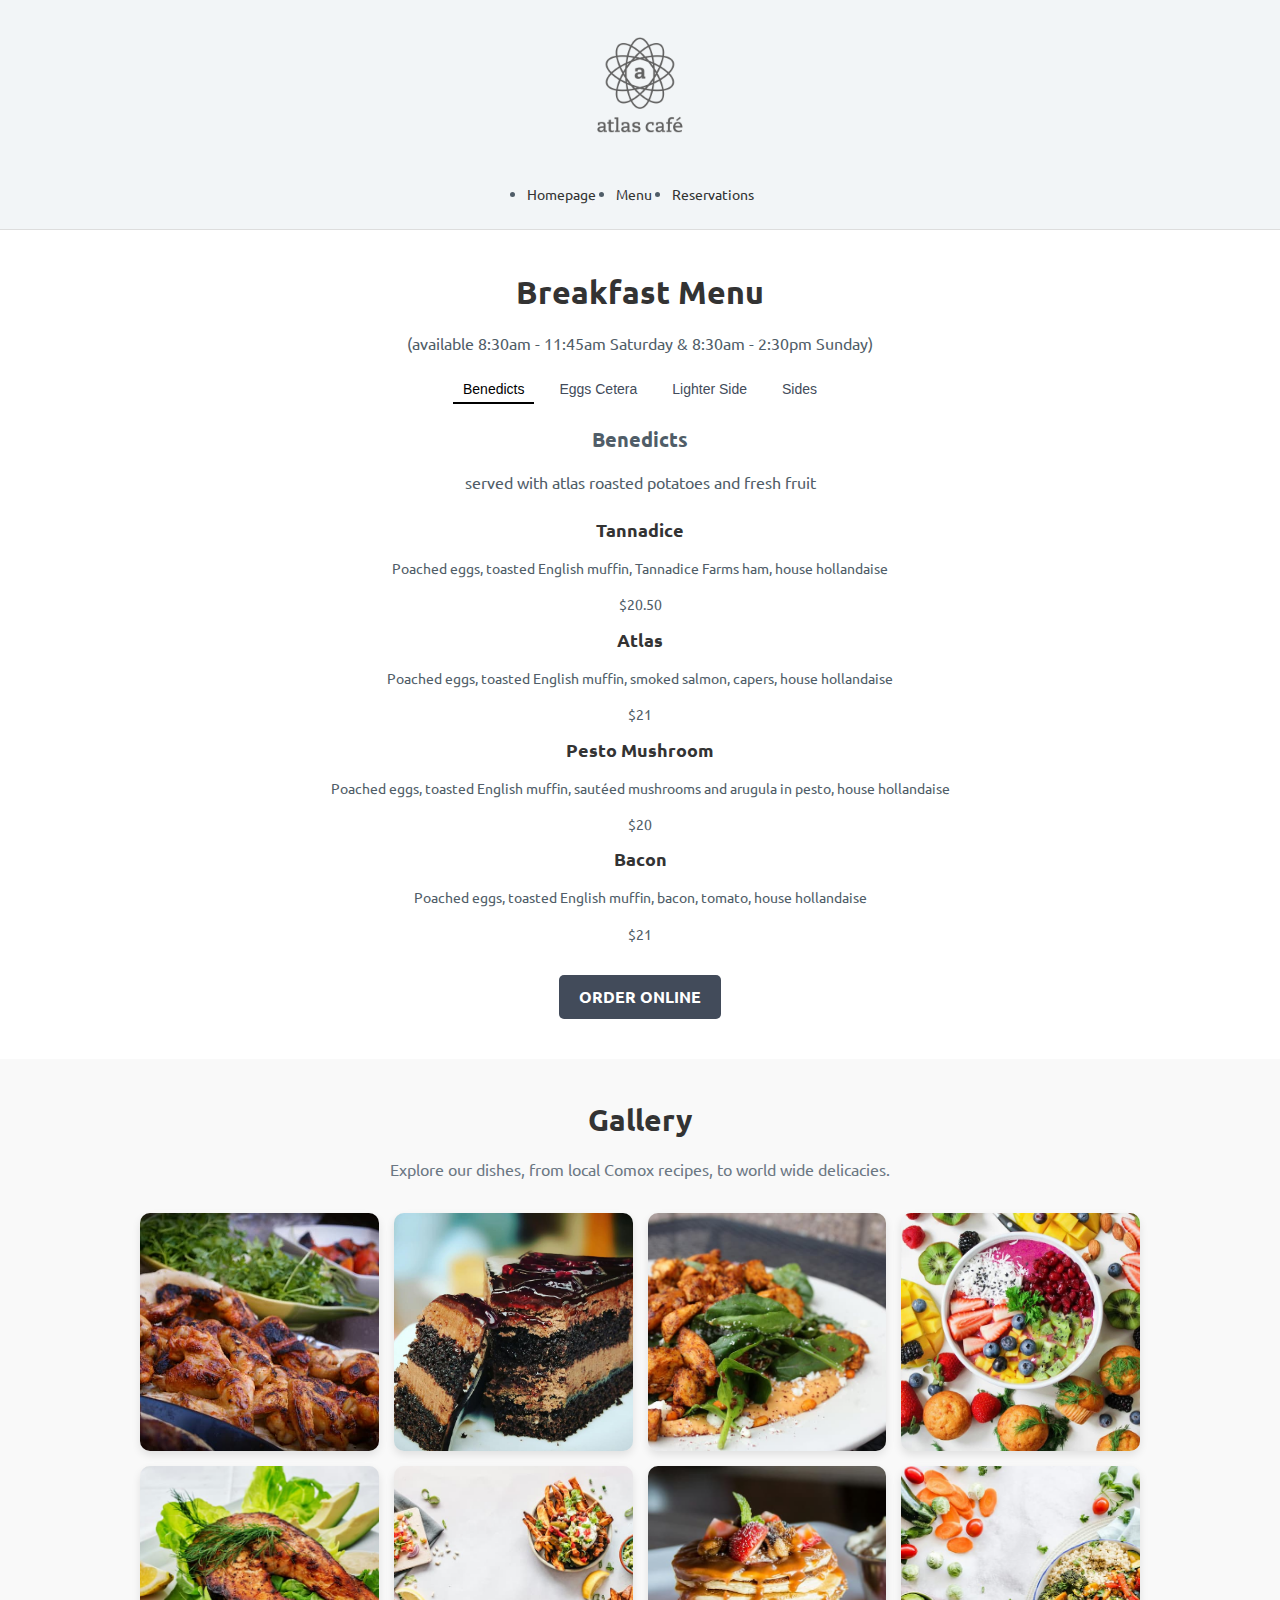
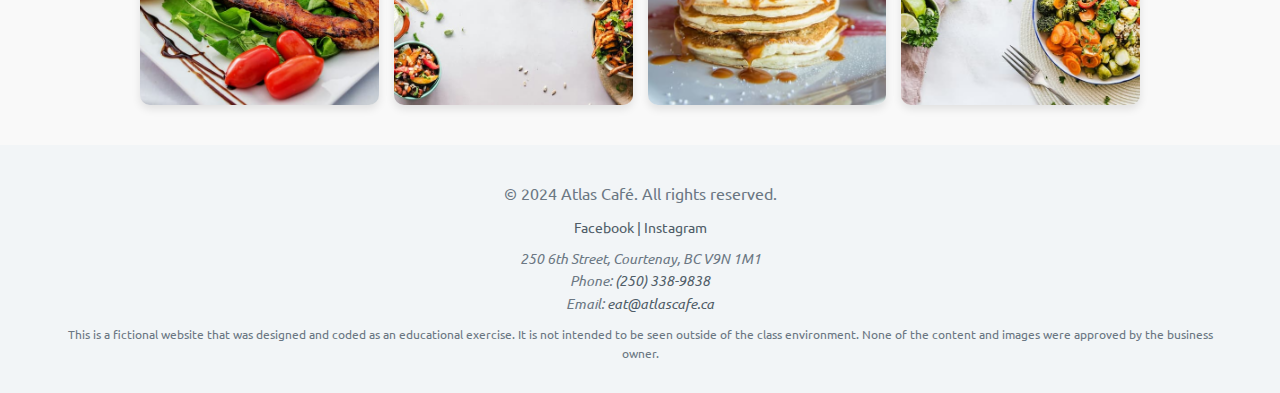
<file: menu.html>
<!DOCTYPE html>
<html lang="en">
  <head>
    <meta charset="UTF-8" />
    <meta name="viewport" content="width=device-width, initial-scale=1.0" />
    <title>Atlas Café Menu &amp; Gallery | Downtown Courtenay</title>
    <link rel="preconnect" href="https://fonts.googleapis.com" />
    <link rel="preconnect" href="https://fonts.gstatic.com" crossorigin />
    <link
      href="https://fonts.googleapis.com/css2?family=Ubuntu:ital,wght@0,300;0,400;0,500;0,700;1,300;1,400;1,500;1,700&display=swap"
      rel="stylesheet"
    />
    <link rel="preconnect" href="https://fonts.googleapis.com" />
    <link rel="preconnect" href="https://fonts.gstatic.com" crossorigin />
    <link
      href="https://fonts.googleapis.com/css2?family=Roboto:ital,wght@0,100;0,300;0,400;0,500;0,700;0,900;1,100;1,300;1,400;1,500;1,700;1,900&display=swap"
      rel="stylesheet"
    />
    <link rel="stylesheet" href="styles.css" />
  </head>
  <body>
    <header>
      <div class="container">
        <img src="images/atlas-logo.png" alt="Atlas Café Logo" class="logo" />
        <nav>
          <div class="hamburger">
            <span></span>
            <span></span>
            <span></span>
          </div>
          <ul class="menu">
            <li><a href="index.html">Homepage</a></li>
            <li><a href="menu.html">Menu</a></li>
            <li><a href="reservations.html">Reservations</a></li>
          </ul>
        </nav>
      </div>
    </header>

    <main>
      <!--This menu section content wise is ripped directly from the atlas website. I added $ notations to make it look better.-->
      <section class="breakfast-menu">
        <div class="container">
          <h2>Breakfast Menu</h2>
          <p>
            (available 8:30am - 11:45am Saturday &amp; 8:30am - 2:30pm Sunday)
          </p>

          <div class="tabs">
            <button class="tab-btn active" data-target="benedicts">
              Benedicts
            </button>
            <button class="tab-btn" data-target="eggs-cetera">
              Eggs Cetera
            </button>
            <button class="tab-btn" data-target="lighter-side">
              Lighter Side
            </button>
            <button class="tab-btn" data-target="sides">Sides</button>
          </div>

          <div class="tab-content">
            <div id="benedicts" class="tab-panel active">
              <h3>Benedicts</h3>
              <p>served with atlas roasted potatoes and fresh fruit</p>
              <div class="menu-items">
                <h4>Tannadice</h4>
                <p>
                  Poached eggs, toasted English muffin, Tannadice Farms ham,
                  house hollandaise
                </p>
                <p>$20.50</p>

                <h4>Atlas</h4>
                <p>
                  Poached eggs, toasted English muffin, smoked salmon, capers,
                  house hollandaise
                </p>
                <p>$21</p>

                <h4>Pesto Mushroom</h4>
                <p>
                  Poached eggs, toasted English muffin, sautéed mushrooms and
                  arugula in pesto, house hollandaise
                </p>
                <p>$20</p>

                <h4>Bacon</h4>
                <p>
                  Poached eggs, toasted English muffin, bacon, tomato, house
                  hollandaise
                </p>
                <p>$21</p>
              </div>
              <a href="#" class="btn">Order Online</a>
            </div>

            <div id="eggs-cetera" class="tab-panel">
              <h3>Eggs Cetera</h3>
              <p>served with atlas roasted potatoes and fresh fruit</p>
              <div class="menu-items">
                <h4>Classic Breakfast</h4>
                <p>
                  Two eggs, poached or scrambled, chipotle sausage or bacon,
                  caramelized onions, focaccia toast
                </p>
                <p>$19.50</p>

                <h4>Avocado Toast</h4>
                <p>
                  Smushed avocado on house-made focaccia toast with poached
                  eggs, fresh arugula, feta cheese, pickled red onion
                </p>
                <p>$20.50</p>

                <h4>Capicolla Eggwich</h4>
                <p>
                  Toasted focaccia, spicy capicolla ham, red peppers, sautéed
                  mushrooms, scrambled eggs, mozzarella cheese
                </p>
                <p>$20</p>

                <h4>Huevos Rancheros</h4>
                <p>
                  Poached eggs on local corn tortilla with roasted sweet chili
                  yams, black beans, house-smoked asiago cheese, salsa, sour
                  cream, guacamole and pickled red onions
                </p>
                <p>$20.50</p>

                <h4>Pulled Pork Breakfast Bowl</h4>
                <p>
                  House-smoked BBQ pulled pork, roasted corn, sautéed mushrooms,
                  fresh cilantro, two poached eggs, ancho-annatto hollandaise on
                  your choice of firecracker rice* or breakfast potatoes
                </p>
                <p>$21</p>

                <h4>Atlas Breakfast Bowl</h4>
                <p>
                  roasted kabocha squash, caramelized onion, sautéed spinach,
                  two poached eggs, ancho annatto hollandaise goats cheese on
                  your choice of firecraker rice* or breakfast potatoes
                </p>
                <p>$21</p>

                <h4>South West Vegan Bowl</h4>
                <p>
                  avocado, chili yams, roasted corn, black beans, salsa, sautéed
                  organic tofu on your choice of firecraker rice* or breakfast
                  potatoes
                </p>
                <p>$19.50</p>
              </div>
              <a href="#" class="btn">Order Online</a>
            </div>

            <div id="lighter-side" class="tab-panel">
              <h3>Lighter Side</h3>
              <div class="menu-items">
                <h4>Eggs &amp; Toast</h4>
                <p>
                  Two eggs, poached or scrambled, with focaccia toast and choice
                  of potatoes or fruit
                </p>
                <p>$13</p>

                <h4>House Made Granola</h4>
                <p>With fresh fruit &amp; tree island yogurt</p>
                <p>$11</p>

                <h4>Fresh Fruit &amp; Yogurt</h4>
                <p>$9</p>
              </div>
              <a href="#" class="btn">Order Online</a>
            </div>

            <div id="sides" class="tab-panel">
              <h3>Sides</h3>
              <div class="menu-items">
                <h4>Butcher’s Block Chipotle Sausage</h4>
                <p>$7.50</p>

                <h4>Bacon</h4>
                <p>$7.50</p>

                <h4>Side</h4>
                <p>Roasted Potatoes</p>
                <p>$5</p>

                <h4>Avocado</h4>
                <p>$3</p>

                <h4>Fresh Fruit</h4>
                <p>$5</p>
              </div>
              <a href="#" class="btn">Order Online</a>
            </div>
          </div>
        </div>
      </section>

      <section class="menu-gallery">
        <div class="container">
          <h2>Gallery</h2>
          <p>
            Explore our dishes, from local Comox recipes, to world wide
            delicacies.
          </p>
          <!--this is made from scratch because I feel there's not too much with the base site to work with that'd fit my plan.-->
          <div class="gallery">
            <div class="gallery-item">
              <img src="images/food_gallery1.jpg" alt="Dish 1" />
            </div>
            <div class="gallery-item">
              <img src="images/food_gallery2.jpg" alt="Dish 2" />
            </div>
            <div class="gallery-item">
              <img src="images/food_gallery3.jpg" alt=" Dish 3" />
            </div>
            <div class="gallery-item">
              <img src="images/food_gallery4.jpg" alt="Dish 4" />
            </div>
            <div class="gallery-item">
              <img src="images/food_gallery5.jpg" alt=" Dish 5" />
            </div>
            <div class="gallery-item">
              <img src="images/food_gallery6.jpg" alt="Dish 6" />
            </div>
            <div class="gallery-item">
              <img src="images/food_gallery7.jpg" alt="Dish 7" />
            </div>
            <div class="gallery-item">
              <img src="images/food_gallery8.jpg" alt="Dish 8" />
            </div>
          </div>
        </div>
      </section>
    </main>
    <footer>
      <div class="container">
        <p>© 2024 Atlas Café. All rights reserved.</p>
        <div class="social-media">
          <a href="#atlasfacebook">Facebook</a> |
          <a href="#atlasinstagram">Instagram</a>
        </div>
        <address>
          250 6th Street, Courtenay, BC V9N 1M1<br />
          Phone: <a href="#phonenumber">(250) 338-9838</a><br />
          Email: <a href="#email">eat@atlascafe.ca</a>
        </address>
        <p class="disclaimer">
          This is a fictional website that was designed and coded as an
          educational exercise. It is not intended to be seen outside of the
          class environment. None of the content and images were approved by the
          business owner.
        </p>
      </div>
    </footer>

    <script>
      const hamburger = document.querySelector(".hamburger");
      const menu = document.querySelector(".menu");
      hamburger.addEventListener("click", (e) => {
        menu.classList.toggle("active");
        hamburger.classList.toggle("active");
        e.stopPropagation();
      });
      document.addEventListener("click", () => {
        menu.classList.remove("active");
        hamburger.classList.remove("active");
      });
      menu.addEventListener("click", (e) => {
        e.stopPropagation();
      });

      document.addEventListener("DOMContentLoaded", () => {
        const tabButtons = document.querySelectorAll(".tab-btn");
        const tabPanels = document.querySelectorAll(".tab-panel");

        tabButtons.forEach((button) => {
          button.addEventListener("click", () => {
            tabButtons.forEach((btn) => btn.classList.remove("active"));
            tabPanels.forEach((panel) => panel.classList.remove("active"));

            button.classList.add("active");
            const target = button.getAttribute("data-target");
            document.getElementById(target).classList.add("active");
          });
        });
      });
    </script>
  </body>
</html>
</file>
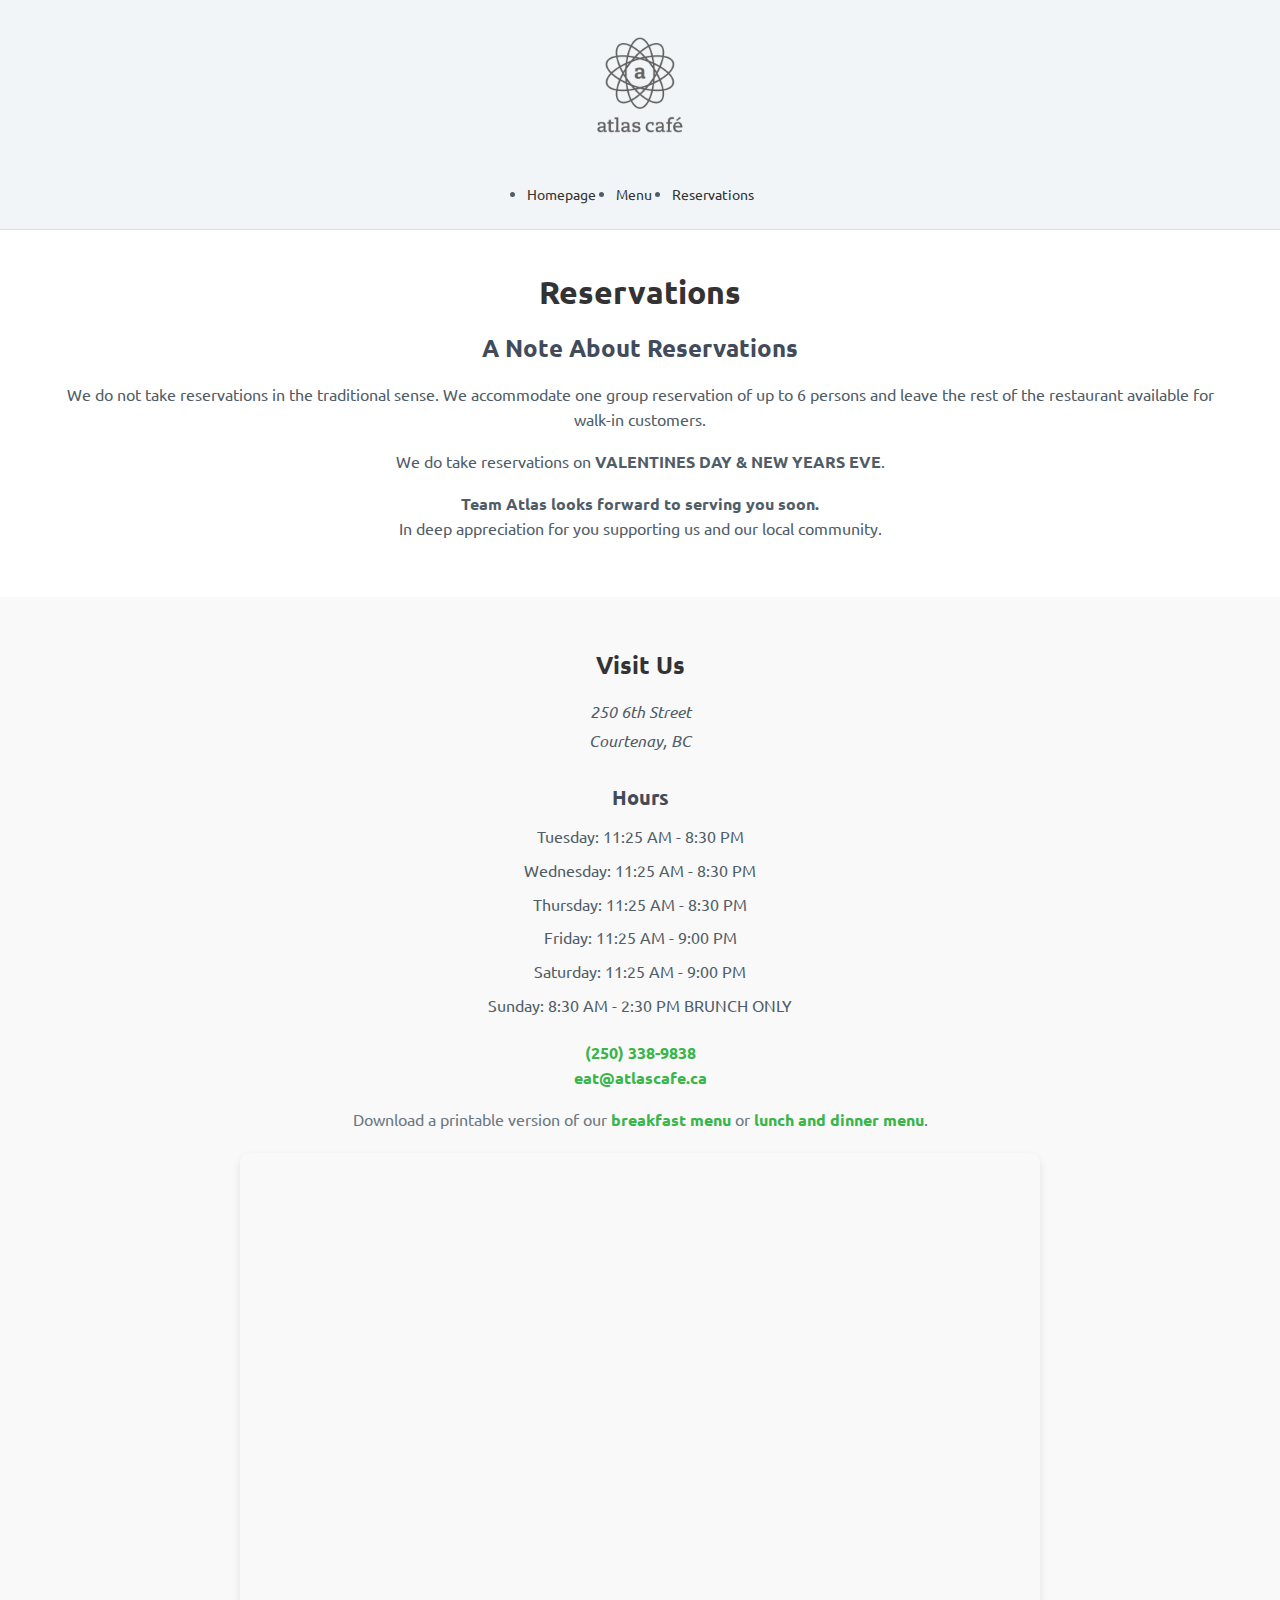
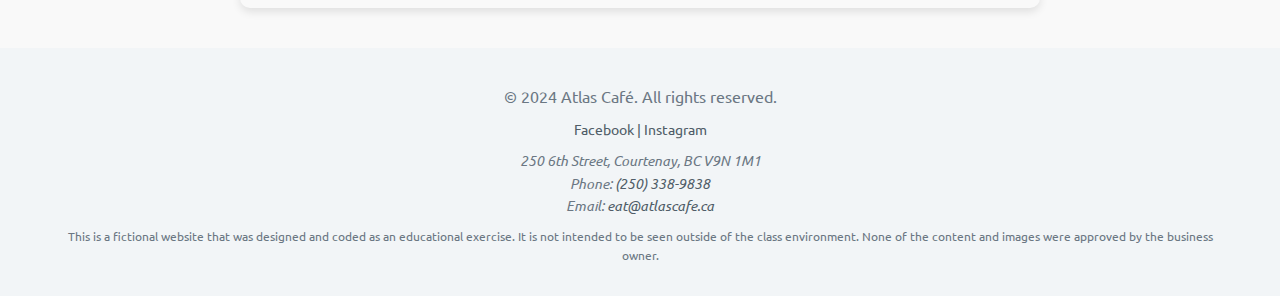
<file: reservations.html>
<!DOCTYPE html>
<html lang="en">
  <head>
    <meta charset="UTF-8" />
    <meta name="viewport" content="width=device-width, initial-scale=1.0" />
    <title>Atlas Café Reservations Page | Downtown Courtenay</title>
    <link rel="preconnect" href="https://fonts.googleapis.com" />
    <link rel="preconnect" href="https://fonts.gstatic.com" crossorigin />
    <link
      href="https://fonts.googleapis.com/css2?family=Ubuntu:ital,wght@0,300;0,400;0,500;0,700;1,300;1,400;1,500;1,700&display=swap"
      rel="stylesheet"
    />
    <link rel="preconnect" href="https://fonts.googleapis.com" />
    <link rel="preconnect" href="https://fonts.gstatic.com" crossorigin />
    <link
      href="https://fonts.googleapis.com/css2?family=Roboto:ital,wght@0,100;0,300;0,400;0,500;0,700;0,900;1,100;1,300;1,400;1,500;1,700;1,900&display=swap"
      rel="stylesheet"
    />
    <link rel="stylesheet" href="styles.css" />
  </head>
  <body>
    <header>
      <div class="container">
        <img src="images/atlas-logo.png" alt="Atlas Café Logo" class="logo" />
        <nav>
          <div class="hamburger">
            <span></span>
            <span></span>
            <span></span>
          </div>
          <ul class="menu">
            <li><a href="index.html">Homepage</a></li>
            <li><a href="menu.html">Menu</a></li>
            <li><a href="reservations.html">Reservations</a></li>
          </ul>
        </nav>
      </div>
    </header>

    <main>
      <section class="reservation-info">
        <div class="container">
          <h2>Reservations</h2>
          <h3>A Note About Reservations</h3>
          <p>
            We do not take reservations in the traditional sense. We accommodate
            one group reservation of up to 6 persons and leave the rest of the
            restaurant available for walk-in customers.
          </p>
          <p>
            We do take reservations on
            <strong>VALENTINES DAY &amp; NEW YEARS EVE</strong>.
          </p>
          <p>
            <strong>Team Atlas looks forward to serving you soon.</strong><br />
            In deep appreciation for you supporting us and our local community.
          </p>
        </div>
      </section>

      <section class="visit-us">
        <div class="container">
          <h3>Visit Us</h3>
          <address>
            250 6th Street<br />
            Courtenay, BC
          </address>
          <h4>Hours</h4>
          <ul>
            <li>Tuesday: 11:25 AM - 8:30 PM</li>
            <li>Wednesday: 11:25 AM - 8:30 PM</li>
            <li>Thursday: 11:25 AM - 8:30 PM</li>
            <li>Friday: 11:25 AM - 9:00 PM</li>
            <li>Saturday: 11:25 AM - 9:00 PM</li>
            <li>Sunday: 8:30 AM - 2:30 PM BRUNCH ONLY</li>
          </ul>
          <p>
            <a href="tel:+12503389838">(250) 338-9838</a><br />
            <a href="mailto:eat@atlascafe.ca">eat@atlascafe.ca</a>
          </p>
          <p>
            Download a printable version of our
            <a href="#breakfast-menu">breakfast menu</a> or
            <a href="#lunch-dinner-menu">lunch and dinner menu</a>.
          </p>

          <div class="map-container">
            <iframe
              src="https://www.google.com/maps/embed?pb=!1m18!1m12!1m3!1d2687.6728939039736!2d-125.00689682536353!3d49.69284285437311!2m3!1f0!2f0!3f0!3m2!1i1024!2i768!4f13.1!3m3!1m2!1s0x5488b6e92dc1c3b1%3A0x7c781a6e6a48a502!2s250%206th%20St%2C%20Courtenay%2C%20BC%20V9N%201M1%2C%20Canada!5e0!3m2!1sen!2sus!4v1637756172005!5m2!1sen!2sus"
              width="100%"
              height="450"
              style="border: 0"
              allowfullscreen=""
              loading="lazy"
            >
            </iframe>
          </div>
        </div>
      </section>
    </main>

    <footer>
      <div class="container">
        <p>© 2024 Atlas Café. All rights reserved.</p>
        <div class="social-media">
          <a href="#atlasfacebook">Facebook</a> |
          <a href="#atlasinstagram">Instagram</a>
        </div>
        <address>
          250 6th Street, Courtenay, BC V9N 1M1<br />
          Phone: <a href="#phonenumber">(250) 338-9838</a><br />
          Email: <a href="#email">eat@atlascafe.ca</a>
        </address>
        <p class="disclaimer">
          This is a fictional website that was designed and coded as an
          educational exercise. It is not intended to be seen outside of the
          class environment. None of the content and images were approved by the
          business owner.
        </p>
      </div>
    </footer>

    <script>
      const hamburger = document.querySelector(".hamburger");
      const menu = document.querySelector(".menu");
      hamburger.addEventListener("click", (e) => {
        menu.classList.toggle("active");
        hamburger.classList.toggle("active");
        e.stopPropagation();
      });
      document.addEventListener("click", () => {
        menu.classList.remove("active");
        hamburger.classList.remove("active");
      });
      menu.addEventListener("click", (e) => {
        e.stopPropagation();
      });
    </script>
  </body>
</html>
</file>
<file: styles.css>
/*-------- GLOBAL STYLES ---------*/

* {
  box-sizing: border-box;
}

/* Set base font-size for easier rem calculations (1rem = 10px) */
html {
  font-size: 62.5%;
}

body {
  font-size: 1.4rem;
  margin: 0;
  font-family: "Ubuntu", sans-serif;
  font-weight: 400;
  color: #505d68;
  line-height: 1.5;
}

/*-------- TYPOGRAPHY ---------*/

h1,
h2,
h3 {
  margin: 0;
}

h1 {
  font-size: 3.8rem;
  line-height: 1.3;
  font-weight: 700;
  text-align: center;
  margin-bottom: 1rem;
  color: #333;
  font-family: "Roboto", serif; /* Different font for h1 */
}

h2 {
  font-size: 2.6rem;
  line-height: 1.4;
  font-weight: 700;
  text-align: center;
  margin-bottom: 2rem;
}

h3 {
  font-size: 2rem;
  font-weight: 600;
  text-align: center;
  margin: 1rem 0 0.5rem;
}

p {
  font-size: 1.6rem;
  line-height: 1.6;
  margin-bottom: 1rem;
  color: #6b7783;
  text-align: center;
}

a {
  text-decoration: none;
  color: #333;
}

a.btn {
  display: inline-block;
  font-size: 1.6rem;
  font-weight: 600;
  color: #fff;
  background-color: #424b5a;
  padding: 1rem 2rem;
  border-radius: 5px;
  margin-top: 1rem;
  text-transform: uppercase;
}

a.btn:hover {
  background-color: #333b45;
}

@media (max-width: 768px) {
  body {
    font-size: 1.2rem; /* Smaller base font size */
  }
  h1 {
    font-size: 2.8rem; /* Smaller heading sizes */
  }
  h2 {
    font-size: 2rem;
  }
  h3 {
    font-size: 1.6rem;
  }
  p {
    font-size: 1.4rem;
  }
}

/*-------- HEADER ---------*/

header {
  background-color: #f2f5f7;
  border-bottom: 1px solid #ddd;
  padding: 1rem 0;
}

.container {
  max-width: 1200px; /* Limit max width */
  margin: 0 auto; /* Center the container */
  padding: 0 1.5rem; /* Add horizontal padding */
}

header .logo {
  max-width: 150px;
  display: block;
  margin: 0 auto;
}

nav {
  display: flex;
  justify-content: center;
  margin-top: 1rem;
  position: relative;
  flex-direction: column;
  align-items: center;
}

.menu {
  display: none;
  flex-direction: column;
  gap: 1rem;
  align-items: center;
  position: absolute;
  top: 100%;
  background-color: #f2f5f7;
  padding: 1rem;
  border: 1px solid #ddd;
  border-radius: 5px;
}

.hamburger {
  display: none;
  flex-direction: column;
  justify-content: space-between;
  cursor: pointer;
  width: 24px;
  height: 18px;
  margin: 0 auto;
}

.hamburger span {
  display: block;
  height: 2px;
  background-color: #333; /* Dark color for visibility */
}

.menu.active {
  display: flex;
}

.hamburger.active span:nth-child(1) {
  transform: rotate(45deg) translate(5px, 5px);
}
.hamburger.active span:nth-child(2) {
  opacity: 0;
}
.hamburger.active span:nth-child(3) {
  transform: rotate(-45deg) translate(5px, -5px);
}

@media (min-width: 769px) {
  .menu {
    display: flex;
    flex-direction: row;
    gap: 2rem;
    align-items: center;
    position: static;
    background-color: transparent;
    padding: 0;
    border: none;
  }
}

@media (max-width: 768px) {
  .hamburger {
    position: fixed; /* Fix position on screen */
    top: 1rem;
    right: 1rem;
    width: 24px;
    height: 18px;
    display: flex;
    flex-direction: column;
    justify-content: space-between;
    cursor: pointer;
    z-index: 10000;
  }

  .hamburger span {
    display: block;
    height: 2px;
    background-color: #333;
    transition: all 0.3s ease;
  }

  .menu {
    display: none;
    flex-direction: column;
    align-items: center;
    position: fixed;
    top: 0;
    right: -100%;
    height: 100%;
    width: 70%;
    background-color: #f2f5f7;
    box-shadow: -2px 0 5px rgba(0, 0, 0, 0.1);
    transition: right 0.3s ease; /* Slide-in transition */
    z-index: 9999;
  }

  .menu.active {
    right: 0;
  }
}

/*-------- HERO SECTION ---------*/

.hero {
  position: relative;
  background: url("images/new_atlas_hero.jpg") no-repeat center center/cover; /* Full-screen background image */
  text-align: center;
  color: #fff;
  padding: 6rem 2rem;
  z-index: -1;
}

.hero::before {
  content: "";
  position: absolute; /* Add dark overlay on hero image */
  top: 0;
  left: 0;
  right: 0;
  bottom: 0;
  background: rgba(0, 0, 0, 0.5);
  z-index: 1;
}

.hero h1,
.hero p,
.hero .btn {
  position: relative; /* Ensure text stays above overlay */
  z-index: 2;
}

.hero h1 {
  font-size: 4.2rem;
  margin-bottom: 2rem;
  color: #ffffff; /* As it would turn out, a pure white is the best answer. */
  text-shadow: 2px 2px 4px rgba(0, 0, 0, 0.7); /* Add shadow for better contrast */
  font-family: "Roboto", serif;
}

.hero p {
  font-size: 1.8rem;
  margin-bottom: 2rem;
  color: #f0f0f0; /* Slightly off-white for description */
  text-shadow: 1px 1px 3px rgba(0, 0, 0, 0.6);
}

.hero .btn {
  font-size: 1.6rem;
  background-color: #424b5a;
  color: #fff;
  padding: 1rem 2rem;
  text-decoration: none;
  border-radius: 0.5rem;
  box-shadow: 1px 1px 5px rgba(0, 0, 0, 0.5);
}

/*-------- ABOUT SECTION ---------*/

.about {
  background-color: #f9f9f9; /* Light background color */
  padding: 4rem 2rem;
}

.about p {
  max-width: 600px; /* Limit width for readability */
  margin: 0 auto;
  text-align: center;
}

/*-------- FEATURED ITEMS ---------*/

.featured {
  padding: 4rem 2rem;
  overflow-x: hidden;
}

.featured .item-grid {
  display: grid;
  grid-template-columns: 1fr; /* Single column layout */
  gap: 2rem;
  justify-content: center;
  margin: 0 auto;
  max-width: 100%;
  padding: 0 1rem;
}

.featured .item {
  text-align: center;
  padding: 1.5rem;
  border: 1px solid #ddd;
  border-radius: 8px;
  background-color: #fff;
  box-shadow: 0 4px 6px rgba(0, 0, 0, 0.1); /* Subtle shadow for elevation */
}

.featured .item img {
  max-width: 100%;
  height: auto;
  border-radius: 8px;
  display: block;
  margin: 0 auto;
}

@media (max-width: 768px) {
  .featured .item img {
    display: none;
  }

  .featured .item {
    padding: 1rem;
  }

  .featured .item h3 {
    font-size: 1.8rem;
  }

  .featured .item p {
    font-size: 1.2rem;
  }
}

@media (max-width: 768px) {
  .featured .item-grid {
    grid-template-columns: 1fr;
    gap: 1rem;
  }
}

.featured .item {
  padding: 1.5rem;
}

@media (min-width: 1200px) {
  .featured .item-grid {
    grid-template-columns: repeat(3, 1fr);
    gap: 2.5rem;
  }

  .featured .item {
    padding: 2rem;
  }
}

/*-------- VIDEO SECTION ---------*/

.video {
  padding: 4rem 2rem;
  text-align: center;
  background-color: #f9f9f9;
}

.video h2 {
  font-size: 2.5rem;
  margin-bottom: 2rem;
  color: #333;
}

.video-wrapper {
  position: relative;
  padding-bottom: 56.25%; /* 16:9 aspect ratio */
  height: 0;
  overflow: hidden;
  max-width: 100%;
  background-color: #000; /* Placeholder background */
}

.video-wrapper iframe {
  position: absolute; /* Full-screen iframe */
  top: 0;
  left: 0;
  width: 100%;
  height: 100%;
  border: 0;
}

@media (max-width: 768px) {
  .video h2 {
    font-size: 2rem;
    margin-bottom: 1.5rem;
  }

  .video-wrapper {
    padding-bottom: 75%; /* Adjust aspect ratio */
  }
}

@media (max-width: 480px) {
  .video h2 {
    font-size: 1.8rem;
    margin-bottom: 1rem;
  }

  .video-wrapper {
    padding-bottom: 100%; /* 1:1 aspect ratio for smaller screens */
  }
}

/*-------- FOOTER SECTION ---------*/

footer {
  background-color: #f2f5f7; /* Light background color */
  text-align: center;
  padding: 2rem 1.5rem;
  color: #505d68; /* Dark text color */
}

footer a {
  color: #505d68;
  text-decoration: none;
}

footer a:hover {
  text-decoration: underline; /* Underline link on hover for better accessibility */
}

footer address {
  font-size: 1.4rem;
  line-height: 1.6;
  margin-top: 1rem;
  color: #6b7783;
}

footer .disclaimer {
  font-size: 1.2rem;
  margin-top: 1rem;
  color: #6b7783;
}

@media (max-width: 768px) {
  footer {
    padding: 1rem 1rem;
    font-size: 1.2rem;
  }

  footer address,
  footer .disclaimer {
    font-size: 1rem;
  }
}

/*-------- MENU GALLERY SECTION ---------*/

.menu-gallery {
  padding: 4rem 2rem;
  background-color: #f9f9f9;
  text-align: center;
}

.menu-gallery h2 {
  font-size: 3rem;
  margin-bottom: 1.5rem;
  color: #333;
}

.menu-gallery p {
  font-size: 1.6rem;
  margin-bottom: 3rem;
  color: #6b7783;
}

.menu-gallery .gallery {
  display: grid;
  grid-template-columns: repeat(2, 1fr); /* Default: 2-column layout */
  gap: 1.5rem;
  max-width: 1000px;
  margin: 0 auto;
}

.menu-gallery .gallery-item {
  overflow: hidden; /* Hide overflow to keep images inside border radius */
  border-radius: 10px;
  box-shadow: 0 4px 8px rgba(0, 0, 0, 0.1); /* Subtle shadow for depth */
  transition: transform 0.3s ease, box-shadow 0.3s ease;
  aspect-ratio: 1 / 1;
  background-color: #f2f2f2;
  display: flex;
  justify-content: center;
  align-items: center;
}

.menu-gallery .gallery-item img {
  width: 100%;
  height: 100%;
  object-fit: cover; /* Ensure images cover the entire item */
  transition: transform 0.3s ease;
}

/* Hover effects for gallery items */
.menu-gallery .gallery-item:hover {
  transform: translateY(-5px);
  box-shadow: 0 6px 12px rgba(0, 0, 0, 0.15);
}

.menu-gallery .gallery-item:hover img {
  transform: scale(1.05);
}

@media (min-width: 768px) {
  .menu-gallery .gallery {
    grid-template-columns: repeat(
      3,
      1fr
    ); /* 3-column layout for medium screens */
  }
}

@media (min-width: 1200px) {
  .menu-gallery .gallery {
    grid-template-columns: repeat(
      4,
      1fr
    ); /* 4-column layout for large screens */
  }
}

/*-------- BREAKFAST MENU SECTION ---------*/

.breakfast-menu {
  padding: 4rem 2rem;
  text-align: center;
  background-color: #fff; /* White background to differentiate from other sections */
}

.breakfast-menu h2 {
  font-size: 3.2rem; /* Main heading for breakfast menu */
  color: #333;
  margin-bottom: 1rem;
}

.breakfast-menu p {
  font-size: 1.6rem;
  margin-bottom: 2rem;
  color: #505d68;
}

.tabs {
  display: flex;
  justify-content: center;
  gap: 1.5rem;
  margin-bottom: 2rem;
}

.tab-btn {
  font-size: 1.4rem;
  color: #424b5a;
  background-color: transparent;
  border: none;
  border-bottom: 2px solid transparent;
  padding: 0.5rem 1rem;
  cursor: pointer;
  transition: color 0.3s, border-color 0.3s;
}

.tab-btn.active {
  color: #000; /* Dark color for active tab */
  border-color: #000;
}

.tab-content {
  text-align: left;
  margin: 0 auto;
  max-width: 800px;
}

.tab-panel {
  display: none; /* Hide all tab panels by default */
}

.tab-panel.active {
  display: block; /* Show active panel */
  text-align: center;
}

.tab-panel .btn {
  display: inline-block;
  margin: 2rem auto 0;
  padding: 1rem 2rem;
}

.menu-items h4 {
  font-size: 1.8rem;
  margin: 1rem 0 0.5rem;
  color: #333;
  text-align: center;
}

.menu-items p {
  font-size: 1.4rem;
  color: #505d68;
  margin-bottom: 1rem;
  text-align: center;
}

.btn {
  display: inline-block;
  padding: 1rem 2rem;
  background-color: #39b54a;
  color: #fff;
  border-radius: 5px;
  text-decoration: none;
  font-size: 1.4rem;
  margin-top: 2rem;
}

.btn:hover {
  background-color: #2d943a;
}

/*-------- RESERVATION INFO ---------*/

.reservation-info {
  padding: 4rem 2rem; /* Padding to create space around content */
  text-align: center;
  background-color: #fff; /* White background for this section */
}

.reservation-info h2 {
  font-size: 3.2rem; /* Main heading for reservation info */
  color: #333;
  margin-bottom: 1.5rem;
}

.reservation-info h3 {
  font-size: 2.4rem; /* Subheading for specific reservation details */
  color: #424b5a;
  margin-bottom: 1rem;
}

.reservation-info p {
  font-size: 1.6rem; /* Text content for reservation info */
  color: #505d68;
  margin-bottom: 1.5rem;
  line-height: 1.6;
}

/*-------- VISIT US SECTION ---------*/

.visit-us {
  padding: 4rem 2rem;
  text-align: center;
  background-color: #f9f9f9; /* Light gray background to differentiate section */
}

.visit-us h3 {
  font-size: 2.4rem; /* Main heading for visit us section */
  color: #333;
  margin-bottom: 1.5rem;
}

.visit-us address {
  font-size: 1.6rem;
  color: #505d68;
  line-height: 1.8;
  margin-bottom: 2rem;
}

.visit-us h4 {
  font-size: 2rem;
  color: #424b5a;
  margin-bottom: 1rem;
}

.visit-us ul {
  list-style: none; /* Remove default bullet points */
  padding: 0;
  margin: 0 0 2rem 0;
  font-size: 1.6rem;
  color: #505d68;
  line-height: 1.8;
}

.visit-us ul li {
  margin-bottom: 0.5rem;
}

.visit-us a {
  color: #39b54a; /* Green color for links */
  text-decoration: none;
  font-weight: 600;
}

.visit-us a:hover {
  text-decoration: underline;
}

.map-container {
  max-width: 800px; /* Limit map width */
  margin: 2rem auto 0;
  border-radius: 10px;
  overflow: hidden;
  box-shadow: 0 4px 8px rgba(0, 0, 0, 0.1);
}
</file>
